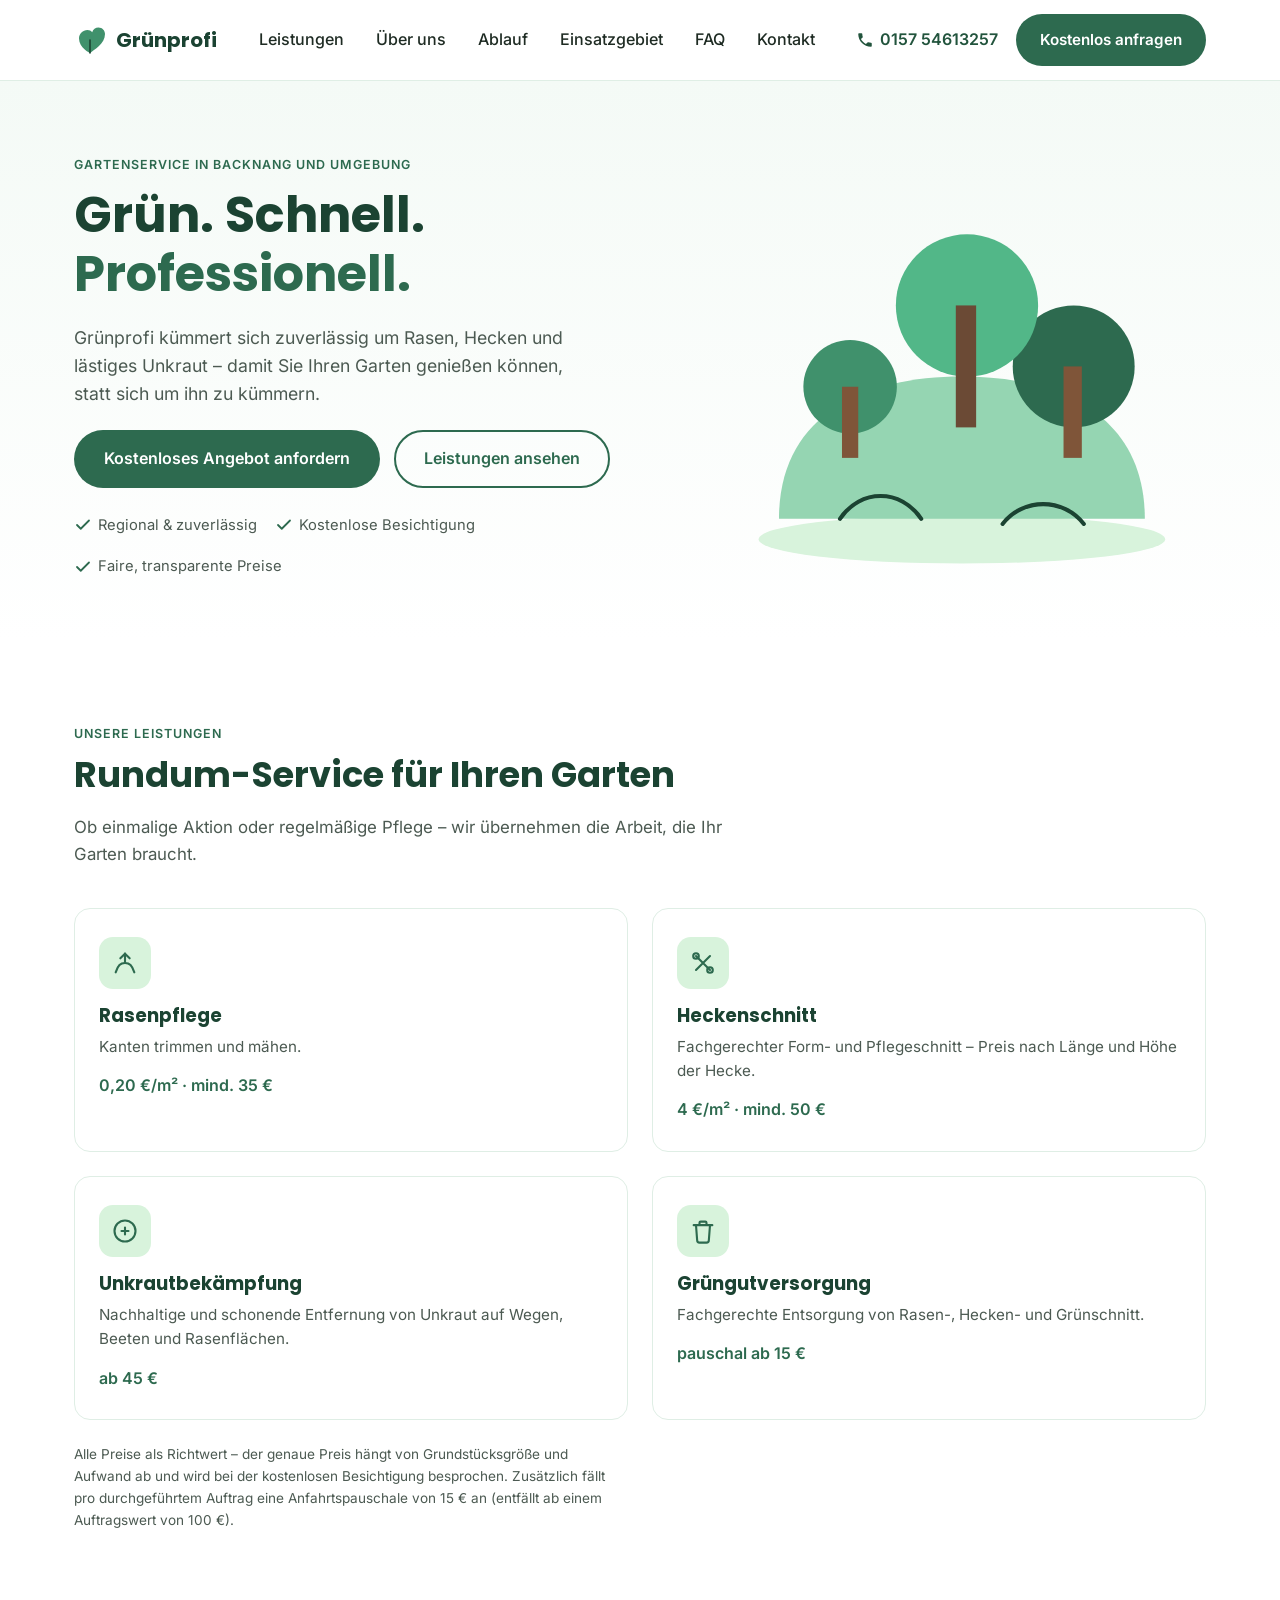
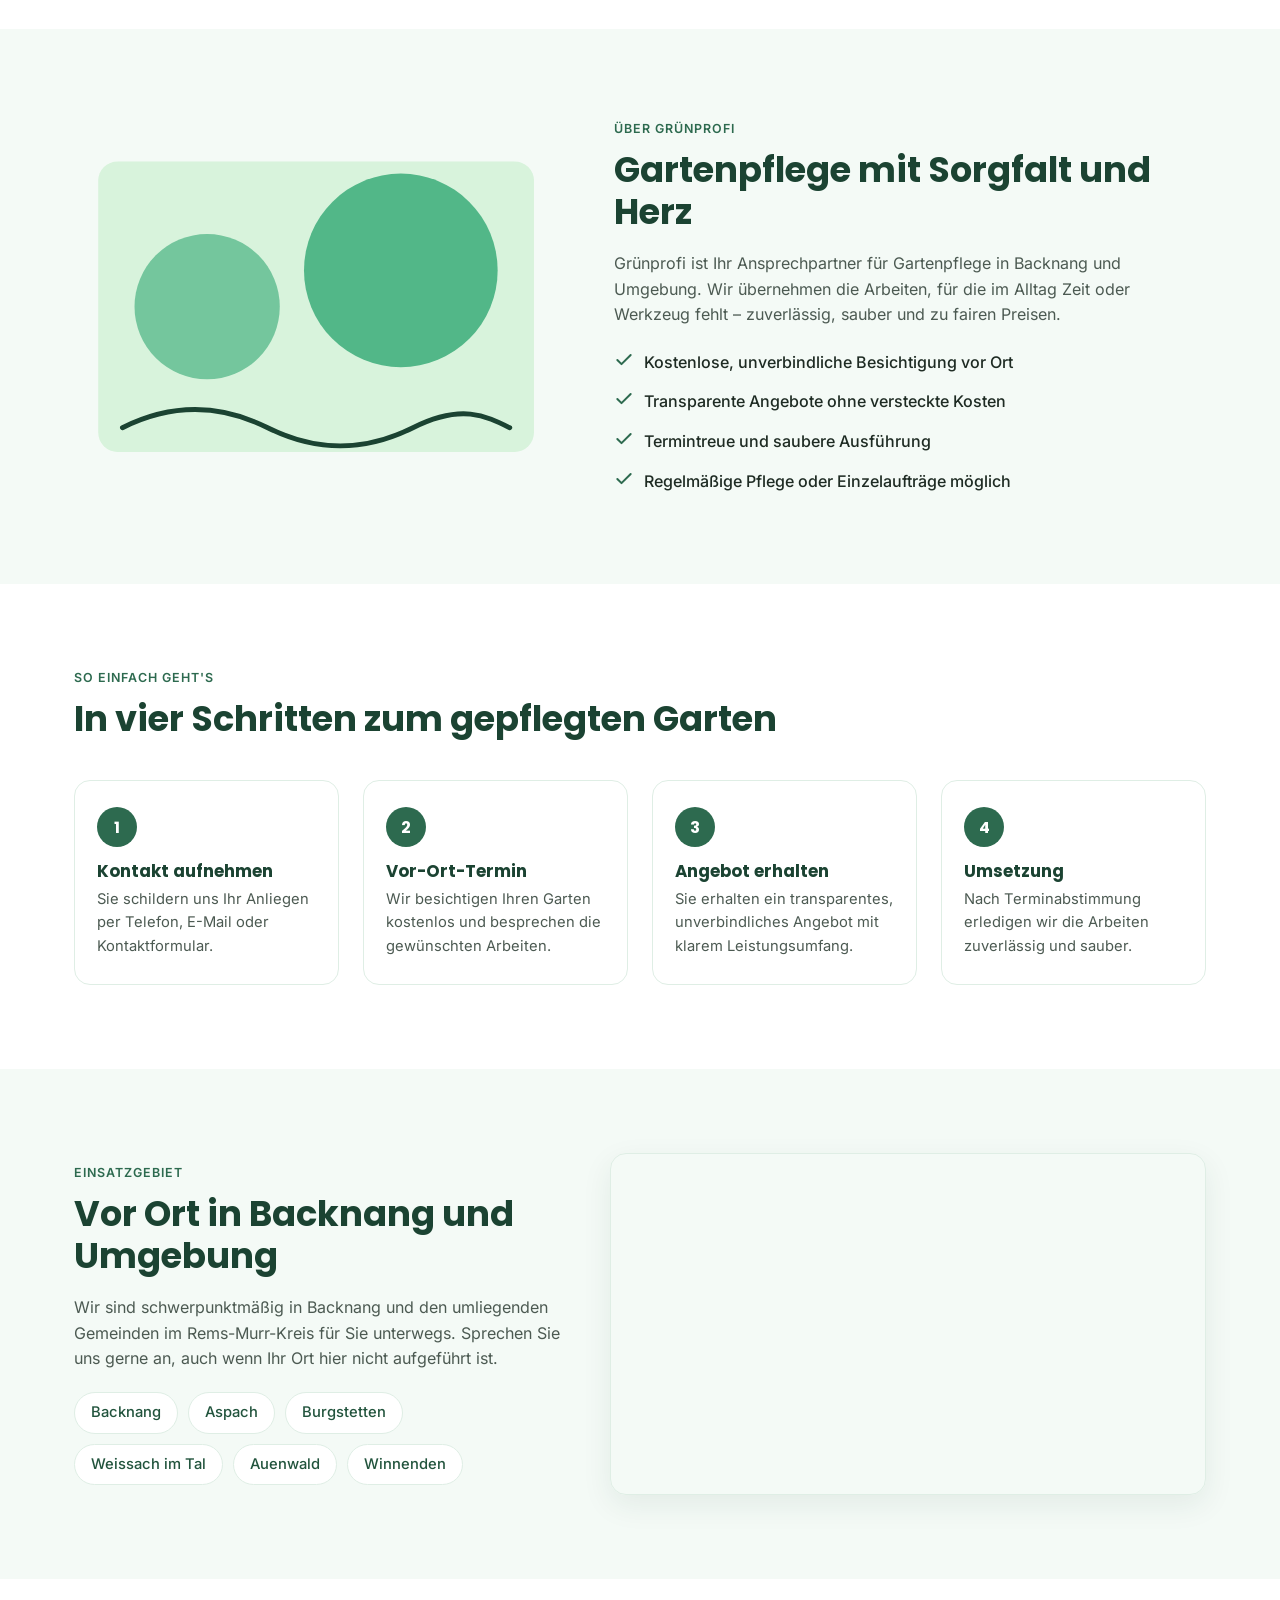
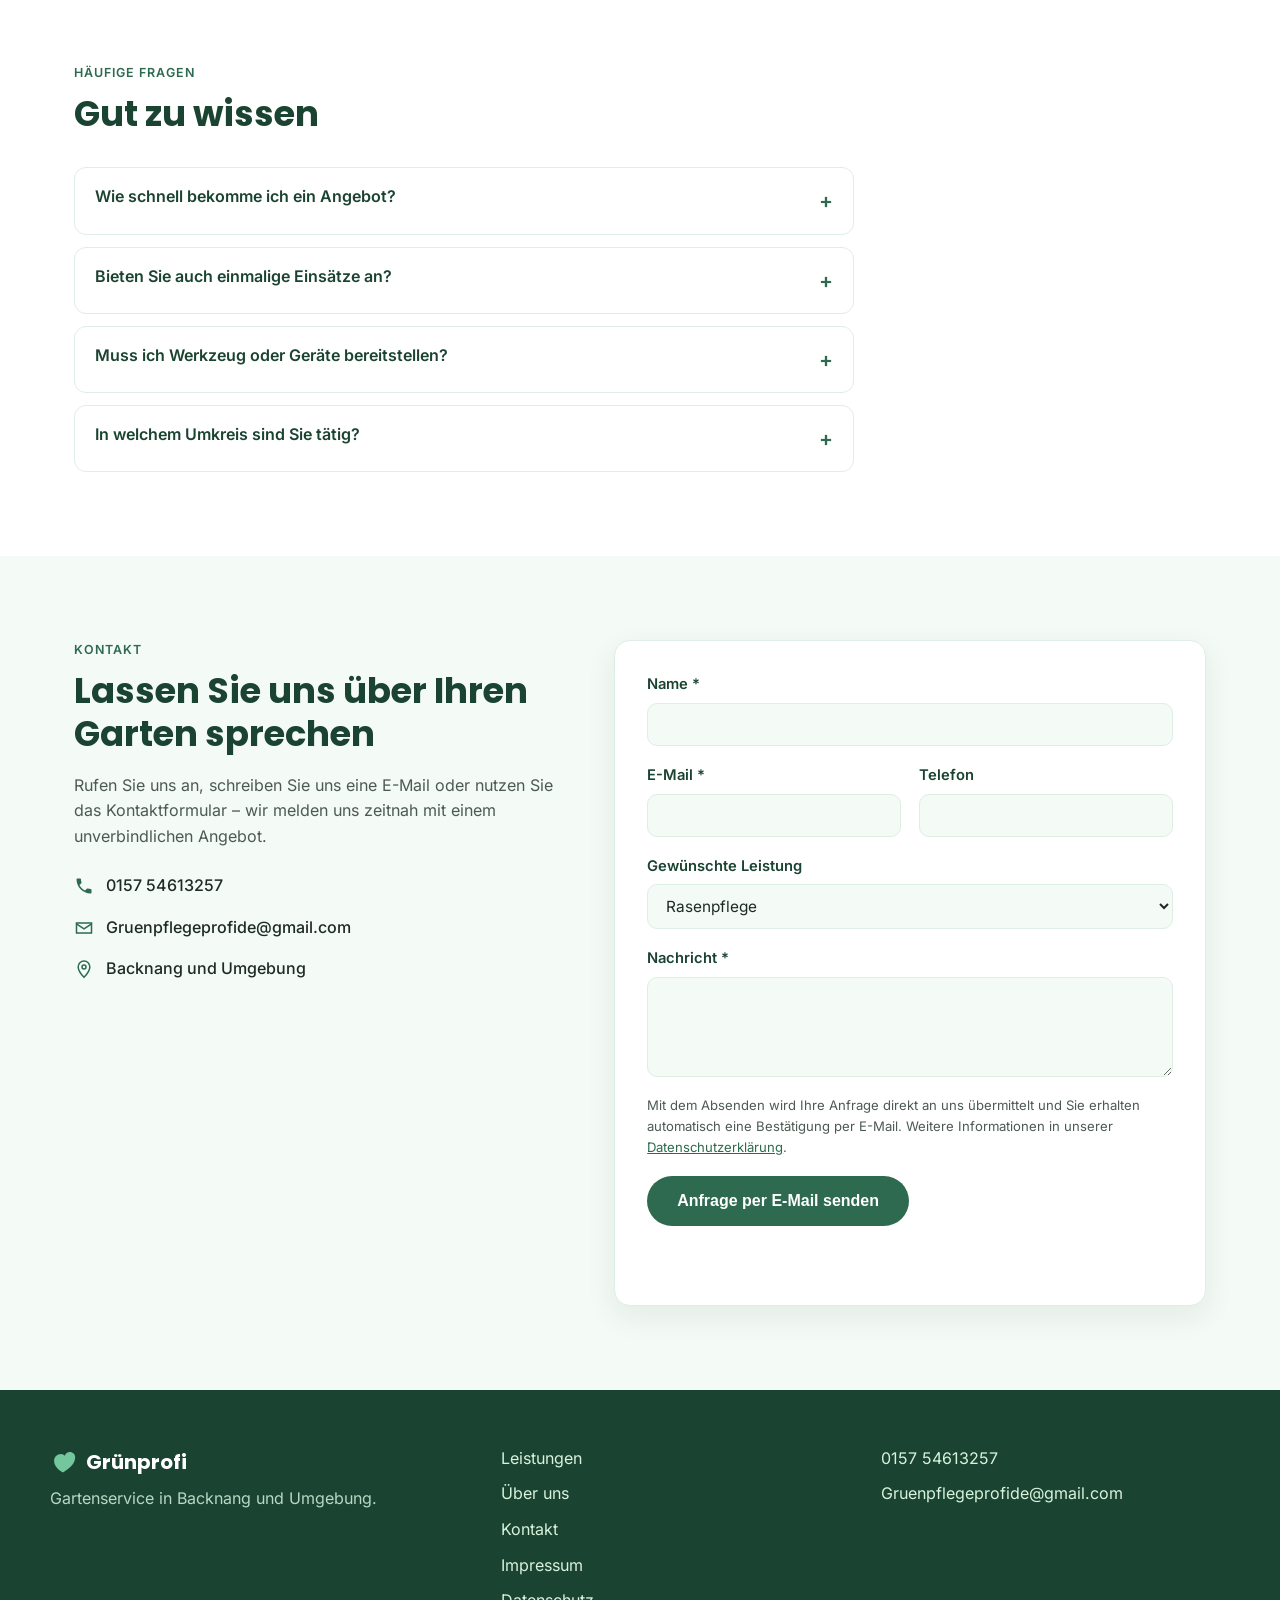
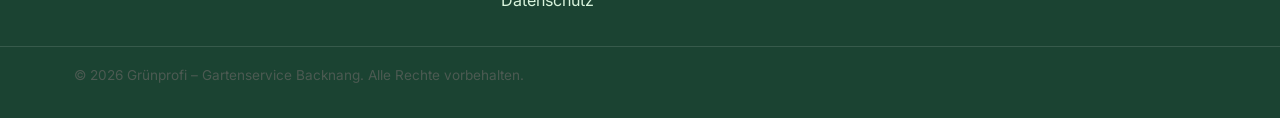
<file: index.html>
<!DOCTYPE html>
<html lang="de">
<head>
<meta charset="UTF-8">
<meta name="viewport" content="width=device-width, initial-scale=1.0">
<title>Grünprofi – Gartenservice in Backnang und Umgebung</title>
<meta name="description" content="Grünprofi ist Ihr zuverlässiger Gartenservice in Backnang und Umgebung: Rasenpflege, Heckenschnitt, Unkrautbekämpfung und Grüngutversorgung – kostenlose Angebote.">
<meta name="keywords" content="Gartenservice Backnang, Gartenpflege, Rasenpflege, Heckenschnitt, Unkrautbekämpfung, Grüngutversorgung, Grünprofi">
<meta name="author" content="Grünprofi">
<meta name="robots" content="index, follow">
<link rel="canonical" href="https://gruenprofi-backnang.de/">

<!-- Open Graph -->
<meta property="og:type" content="website">
<meta property="og:title" content="Grünprofi – Gartenservice in Backnang und Umgebung">
<meta property="og:description" content="Rasenpflege, Heckenschnitt, Unkrautbekämpfung und Grüngutversorgung – zuverlässig, regional, zu fairen Preisen.">
<meta property="og:url" content="https://gruenprofi-backnang.de/">
<meta property="og:locale" content="de_DE">
<meta property="og:site_name" content="Grünprofi">
<meta property="og:image" content="https://gruenprofi-backnang.de/assets/og-image.png">

<link rel="icon" type="image/svg+xml" href="assets/favicon.svg">
<link rel="stylesheet" href="css/fonts.css">
<link rel="stylesheet" href="css/style.css">

<script type="application/ld+json">
{
  "@context": "https://schema.org",
  "@type": "LandscapingBusiness",
  "name": "Grünprofi",
  "description": "Gartenservice in Backnang und Umgebung: Rasenpflege, Heckenschnitt, Unkrautbekämpfung und Grüngutversorgung.",
  "url": "https://gruenprofi-backnang.de/",
  "telephone": "+49 157 5461 3257",
  "email": "Gruenpflegeprofide@gmail.com",
  "areaServed": {
    "@type": "City",
    "name": "Backnang"
  },
  "address": {
    "@type": "PostalAddress",
    "addressLocality": "Backnang",
    "addressRegion": "Baden-Württemberg",
    "addressCountry": "DE"
  },
  "priceRange": "€€"
}
</script>
</head>
<body>

<a class="skip-link" href="#main">Zum Inhalt springen</a>

<header class="site-header" id="site-header">
  <div class="container header-inner">
    <a href="#top" class="logo">
      <svg class="logo-icon" width="32" height="32" viewBox="0 0 32 32" fill="none" aria-hidden="true">
        <path d="M16 29C16 29 5 24 5 14.5C5 9.8 8.8 6 13.5 6C15.4 6 17.1 6.9 18.2 8.3C19 5.6 21.5 3.6 24.5 3.6C28.1 3.6 31 6.5 31 10.1C31 20 20 26 16 29Z" fill="#40916c"/>
        <path d="M16 29V16" stroke="#1b4332" stroke-width="1.6" stroke-linecap="round"/>
      </svg>
      <span>Grünprofi</span>
    </a>

    <nav class="main-nav" id="main-nav" aria-label="Hauptnavigation">
      <a href="#leistungen">Leistungen</a>
      <a href="#ueber-uns">Über uns</a>
      <a href="#ablauf">Ablauf</a>
      <a href="#einsatzgebiet">Einsatzgebiet</a>
      <a href="#faq">FAQ</a>
      <a href="#kontakt">Kontakt</a>
    </nav>

    <div class="header-actions">
      <a href="tel:+4915754613257" class="header-phone">
        <svg width="18" height="18" viewBox="0 0 24 24" fill="none" aria-hidden="true"><path d="M6.6 10.8c1.4 2.8 3.8 5.1 6.6 6.6l2.2-2.2c.3-.3.7-.4 1-.2 1.1.4 2.3.6 3.6.6.6 0 1 .4 1 1V20c0 .6-.4 1-1 1C10.6 21 3 13.4 3 4c0-.6.4-1 1-1h3.4c.6 0 1 .4 1 1 0 1.3.2 2.5.6 3.6.1.4 0 .8-.2 1L6.6 10.8z" fill="currentColor"/></svg>
        0157 54613257
      </a>
      <a href="#kontakt" class="btn btn-primary">Kostenlos anfragen</a>
    </div>

    <button class="nav-toggle" id="nav-toggle" aria-label="Menü öffnen" aria-expanded="false" aria-controls="main-nav">
      <span></span><span></span><span></span>
    </button>
  </div>
</header>

<main id="main">

  <!-- HERO -->
  <section class="hero" id="top">
    <div class="container hero-inner">
      <div class="hero-text">
        <p class="eyebrow">Gartenservice in Backnang und Umgebung</p>
        <h1>Grün. Schnell. <span>Professionell.</span></h1>
        <p class="hero-lead">Grünprofi kümmert sich zuverlässig um Rasen, Hecken und lästiges Unkraut – damit Sie Ihren Garten genießen können, statt sich um ihn zu kümmern.</p>
        <div class="hero-cta">
          <a href="#kontakt" class="btn btn-primary btn-lg">Kostenloses Angebot anfordern</a>
          <a href="#leistungen" class="btn btn-outline btn-lg">Leistungen ansehen</a>
        </div>
        <ul class="trust-badges">
          <li><svg width="18" height="18" viewBox="0 0 24 24" fill="none"><path d="M20 6 9 17l-5-5" stroke="#2d6a4f" stroke-width="2.4" stroke-linecap="round" stroke-linejoin="round"/></svg> Regional &amp; zuverlässig</li>
          <li><svg width="18" height="18" viewBox="0 0 24 24" fill="none"><path d="M20 6 9 17l-5-5" stroke="#2d6a4f" stroke-width="2.4" stroke-linecap="round" stroke-linejoin="round"/></svg> Kostenlose Besichtigung</li>
          <li><svg width="18" height="18" viewBox="0 0 24 24" fill="none"><path d="M20 6 9 17l-5-5" stroke="#2d6a4f" stroke-width="2.4" stroke-linecap="round" stroke-linejoin="round"/></svg> Faire, transparente Preise</li>
        </ul>
      </div>
      <div class="hero-visual" aria-hidden="true">
        <svg viewBox="0 0 480 420" width="100%" height="100%">
          <ellipse cx="240" cy="380" rx="200" ry="24" fill="#d8f3dc"/>
          <path d="M60 360 C 60 260, 140 220, 240 220 C 340 220, 420 260, 420 360 Z" fill="#95d5b2"/>
          <circle cx="130" cy="230" r="46" fill="#40916c"/>
          <rect x="122" y="230" width="16" height="70" fill="#7f5539"/>
          <circle cx="350" cy="210" r="60" fill="#2d6a4f"/>
          <rect x="340" y="210" width="18" height="90" fill="#7f5539"/>
          <circle cx="245" cy="150" r="70" fill="#52b788"/>
          <rect x="234" y="150" width="20" height="120" fill="#6b4a35"/>
          <path d="M120 360c20-30 60-30 80 0" stroke="#1b4332" stroke-width="4" fill="none" stroke-linecap="round"/>
          <path d="M280 365c20-26 60-26 80 0" stroke="#1b4332" stroke-width="4" fill="none" stroke-linecap="round"/>
        </svg>
      </div>
    </div>
  </section>

  <!-- LEISTUNGEN -->
  <section class="section" id="leistungen">
    <div class="container">
      <p class="section-eyebrow">Unsere Leistungen</p>
      <h2 class="section-title">Rundum-Service für Ihren Garten</h2>
      <p class="section-lead">Ob einmalige Aktion oder regelmäßige Pflege – wir übernehmen die Arbeit, die Ihr Garten braucht.</p>

      <div class="services-grid">
        <article class="service-card">
          <div class="service-icon">
            <svg width="28" height="28" viewBox="0 0 24 24" fill="none"><path d="M4 20c2-6 4-8 8-8s6 2 8 8" stroke="#2d6a4f" stroke-width="1.8" stroke-linecap="round"/><path d="M12 12V4" stroke="#2d6a4f" stroke-width="1.8" stroke-linecap="round"/><path d="M8 8l4-4 4 4" stroke="#2d6a4f" stroke-width="1.8" stroke-linecap="round" stroke-linejoin="round"/></svg>
          </div>
          <h3>Rasenpflege</h3>
          <p>Kanten trimmen und mähen.</p>
          <p class="service-price">0,20 €/m² · mind. 35 €</p>
        </article>

        <article class="service-card">
          <div class="service-icon">
            <svg width="28" height="28" viewBox="0 0 24 24" fill="none"><path d="M6 6l12 12M18 6 6 18" stroke="#2d6a4f" stroke-width="1.8" stroke-linecap="round"/><circle cx="6" cy="6" r="2.4" stroke="#2d6a4f" stroke-width="1.8"/><circle cx="18" cy="18" r="2.4" stroke="#2d6a4f" stroke-width="1.8"/></svg>
          </div>
          <h3>Heckenschnitt</h3>
          <p>Fachgerechter Form- und Pflegeschnitt – Preis nach Länge und Höhe der Hecke.</p>
          <p class="service-price">4 €/m² · mind. 50 €</p>
        </article>

        <article class="service-card">
          <div class="service-icon">
            <svg width="28" height="28" viewBox="0 0 24 24" fill="none"><circle cx="12" cy="12" r="9" stroke="#2d6a4f" stroke-width="1.8"/><path d="M9 12h6M12 9v6" stroke="#2d6a4f" stroke-width="1.8" stroke-linecap="round"/></svg>
          </div>
          <h3>Unkrautbekämpfung</h3>
          <p>Nachhaltige und schonende Entfernung von Unkraut auf Wegen, Beeten und Rasenflächen.</p>
          <p class="service-price">ab 45 €</p>
        </article>

        <article class="service-card">
          <div class="service-icon">
            <svg width="28" height="28" viewBox="0 0 24 24" fill="none"><path d="M4 7h16" stroke="#2d6a4f" stroke-width="1.8" stroke-linecap="round"/><path d="M9 7V5a1 1 0 0 1 1-1h4a1 1 0 0 1 1 1v2" stroke="#2d6a4f" stroke-width="1.8"/><path d="M6 7l1 13a2 2 0 0 0 2 2h6a2 2 0 0 0 2-2l1-13" stroke="#2d6a4f" stroke-width="1.8" stroke-linecap="round" stroke-linejoin="round"/></svg>
          </div>
          <h3>Grüngutversorgung</h3>
          <p>Fachgerechte Entsorgung von Rasen-, Hecken- und Grünschnitt.</p>
          <p class="service-price">pauschal ab 15 €</p>
        </article>
      </div>
      <p class="services-note">Alle Preise als Richtwert – der genaue Preis hängt von Grundstücksgröße und Aufwand ab und wird bei der kostenlosen Besichtigung besprochen. Zusätzlich fällt pro durchgeführtem Auftrag eine Anfahrtspauschale von 15 € an (entfällt ab einem Auftragswert von 100 €).</p>
    </div>
  </section>

  <!-- ÜBER UNS -->
  <section class="section section-alt" id="ueber-uns">
    <div class="container about-grid">
      <div class="about-visual" aria-hidden="true">
        <svg viewBox="0 0 400 320" width="100%" height="100%">
          <rect x="20" y="40" width="360" height="240" rx="16" fill="#d8f3dc"/>
          <circle cx="110" cy="160" r="60" fill="#74c69d"/>
          <circle cx="270" cy="130" r="80" fill="#52b788"/>
          <path d="M40 260c40-20 80-20 120 0s80 20 120 0 60-10 80 0" stroke="#1b4332" stroke-width="4" fill="none" stroke-linecap="round"/>
        </svg>
      </div>
      <div class="about-text">
        <p class="section-eyebrow">Über Grünprofi</p>
        <h2 class="section-title">Gartenpflege mit Sorgfalt und Herz</h2>
        <p>Grünprofi ist Ihr Ansprechpartner für Gartenpflege in Backnang und Umgebung. Wir übernehmen die Arbeiten, für die im Alltag Zeit oder Werkzeug fehlt – zuverlässig, sauber und zu fairen Preisen.</p>
        <ul class="check-list">
          <li><svg width="20" height="20" viewBox="0 0 24 24" fill="none"><path d="M20 6 9 17l-5-5" stroke="#2d6a4f" stroke-width="2.4" stroke-linecap="round" stroke-linejoin="round"/></svg> Kostenlose, unverbindliche Besichtigung vor Ort</li>
          <li><svg width="20" height="20" viewBox="0 0 24 24" fill="none"><path d="M20 6 9 17l-5-5" stroke="#2d6a4f" stroke-width="2.4" stroke-linecap="round" stroke-linejoin="round"/></svg> Transparente Angebote ohne versteckte Kosten</li>
          <li><svg width="20" height="20" viewBox="0 0 24 24" fill="none"><path d="M20 6 9 17l-5-5" stroke="#2d6a4f" stroke-width="2.4" stroke-linecap="round" stroke-linejoin="round"/></svg> Termintreue und saubere Ausführung</li>
          <li><svg width="20" height="20" viewBox="0 0 24 24" fill="none"><path d="M20 6 9 17l-5-5" stroke="#2d6a4f" stroke-width="2.4" stroke-linecap="round" stroke-linejoin="round"/></svg> Regelmäßige Pflege oder Einzelaufträge möglich</li>
        </ul>
      </div>
    </div>
  </section>

  <!-- ABLAUF -->
  <section class="section" id="ablauf">
    <div class="container">
      <p class="section-eyebrow">So einfach geht's</p>
      <h2 class="section-title">In vier Schritten zum gepflegten Garten</h2>

      <div class="steps-grid">
        <div class="step-card">
          <span class="step-number">1</span>
          <h3>Kontakt aufnehmen</h3>
          <p>Sie schildern uns Ihr Anliegen per Telefon, E-Mail oder Kontaktformular.</p>
        </div>
        <div class="step-card">
          <span class="step-number">2</span>
          <h3>Vor-Ort-Termin</h3>
          <p>Wir besichtigen Ihren Garten kostenlos und besprechen die gewünschten Arbeiten.</p>
        </div>
        <div class="step-card">
          <span class="step-number">3</span>
          <h3>Angebot erhalten</h3>
          <p>Sie erhalten ein transparentes, unverbindliches Angebot mit klarem Leistungsumfang.</p>
        </div>
        <div class="step-card">
          <span class="step-number">4</span>
          <h3>Umsetzung</h3>
          <p>Nach Terminabstimmung erledigen wir die Arbeiten zuverlässig und sauber.</p>
        </div>
      </div>
    </div>
  </section>

  <!-- EINSATZGEBIET -->
  <section class="section section-alt" id="einsatzgebiet">
    <div class="container einsatzgebiet-grid">
      <div>
        <p class="section-eyebrow">Einsatzgebiet</p>
        <h2 class="section-title">Vor Ort in Backnang und Umgebung</h2>
        <p>Wir sind schwerpunktmäßig in Backnang und den umliegenden Gemeinden im Rems-Murr-Kreis für Sie unterwegs. Sprechen Sie uns gerne an, auch wenn Ihr Ort hier nicht aufgeführt ist.</p>
        <ul class="area-list">
          <li>Backnang</li>
          <li>Aspach</li>
          <li>Burgstetten</li>
          <li>Weissach im Tal</li>
          <li>Auenwald</li>
          <li>Winnenden</li>
        </ul>
      </div>
      <div class="map-wrap">
        <iframe
          title="Karte Einsatzgebiet Backnang"
          src="https://www.openstreetmap.org/export/embed.html?bbox=9.36%2C48.92%2C9.48%2C49.0&layer=mapnik&marker=48.9435%2C9.4256"
          loading="lazy"
          referrerpolicy="no-referrer-when-downgrade">
        </iframe>
      </div>
    </div>
  </section>

  <!-- FAQ -->
  <section class="section" id="faq">
    <div class="container">
      <p class="section-eyebrow">Häufige Fragen</p>
      <h2 class="section-title">Gut zu wissen</h2>

      <div class="faq-list">
        <details class="faq-item">
          <summary>Wie schnell bekomme ich ein Angebot?</summary>
          <p>In der Regel melden wir uns innerhalb von 1–2 Werktagen bei Ihnen und vereinbaren einen Besichtigungstermin.</p>
        </details>
        <details class="faq-item">
          <summary>Bieten Sie auch einmalige Einsätze an?</summary>
          <p>Ja. Neben regelmäßiger Gartenpflege übernehmen wir auch einzelne Aufträge wie einen einmaligen Heckenschnitt oder eine Gartenaufräumaktion.</p>
        </details>
        <details class="faq-item">
          <summary>Muss ich Werkzeug oder Geräte bereitstellen?</summary>
          <p>Nein, wir bringen unser eigenes Werkzeug und Equipment mit.</p>
        </details>
        <details class="faq-item">
          <summary>In welchem Umkreis sind Sie tätig?</summary>
          <p>Unser Schwerpunkt liegt in Backnang und den umliegenden Gemeinden im Rems-Murr-Kreis. Sprechen Sie uns bei Bedarf auch für weitere Entfernungen an.</p>
        </details>
      </div>
    </div>
  </section>

  <!-- KONTAKT -->
  <section class="section section-cta" id="kontakt">
    <div class="container kontakt-grid">
      <div class="kontakt-info">
        <p class="section-eyebrow">Kontakt</p>
        <h2 class="section-title">Lassen Sie uns über Ihren Garten sprechen</h2>
        <p>Rufen Sie uns an, schreiben Sie uns eine E-Mail oder nutzen Sie das Kontaktformular – wir melden uns zeitnah mit einem unverbindlichen Angebot.</p>

        <ul class="kontakt-details">
          <li>
            <svg width="20" height="20" viewBox="0 0 24 24" fill="none"><path d="M6.6 10.8c1.4 2.8 3.8 5.1 6.6 6.6l2.2-2.2c.3-.3.7-.4 1-.2 1.1.4 2.3.6 3.6.6.6 0 1 .4 1 1V20c0 .6-.4 1-1 1C10.6 21 3 13.4 3 4c0-.6.4-1 1-1h3.4c.6 0 1 .4 1 1 0 1.3.2 2.5.6 3.6.1.4 0 .8-.2 1L6.6 10.8z" fill="#2d6a4f"/></svg>
            <a href="tel:+4915754613257">0157 54613257</a>
          </li>
          <li>
            <svg width="20" height="20" viewBox="0 0 24 24" fill="none"><path d="M3 6h18v12H3z" stroke="#2d6a4f" stroke-width="1.8"/><path d="M3 7l9 6 9-6" stroke="#2d6a4f" stroke-width="1.8" stroke-linecap="round" stroke-linejoin="round"/></svg>
            <a href="mailto:Gruenpflegeprofide@gmail.com">Gruenpflegeprofide@gmail.com</a>
          </li>
          <li>
            <svg width="20" height="20" viewBox="0 0 24 24" fill="none"><path d="M12 22s7-7.4 7-12.5A7 7 0 0 0 5 9.5C5 14.6 12 22 12 22Z" stroke="#2d6a4f" stroke-width="1.8"/><circle cx="12" cy="9.5" r="2.4" stroke="#2d6a4f" stroke-width="1.8"/></svg>
            <span>Backnang und Umgebung</span>
          </li>
        </ul>
      </div>

      <form class="kontakt-form" id="kontakt-form" novalidate>
        <div class="form-row">
          <label for="name">Name *</label>
          <input type="text" id="name" name="name" required autocomplete="name">
        </div>
        <div class="form-row form-row-split">
          <div>
            <label for="email">E-Mail *</label>
            <input type="email" id="email" name="email" required autocomplete="email">
          </div>
          <div>
            <label for="phone">Telefon</label>
            <input type="tel" id="phone" name="phone" autocomplete="tel">
          </div>
        </div>
        <div class="form-row">
          <label for="service">Gewünschte Leistung</label>
          <select id="service" name="service">
            <option value="Rasenpflege">Rasenpflege</option>
            <option value="Heckenschnitt">Heckenschnitt</option>
            <option value="Unkrautbekämpfung">Unkrautbekämpfung</option>
            <option value="Grüngutversorgung">Grüngutversorgung</option>
            <option value="Sonstiges">Sonstiges</option>
          </select>
        </div>
        <div class="form-row">
          <label for="message">Nachricht *</label>
          <textarea id="message" name="message" rows="4" required></textarea>
        </div>
        <p class="form-hint">Mit dem Absenden wird Ihre Anfrage direkt an uns übermittelt und Sie erhalten automatisch eine Bestätigung per E-Mail. Weitere Informationen in unserer <a href="datenschutz.html">Datenschutzerklärung</a>.</p>
        <button type="submit" class="btn btn-primary btn-lg">Anfrage per E-Mail senden</button>
        <p class="form-status" id="form-status" role="status" aria-live="polite"></p>
      </form>
    </div>
  </section>

</main>

<footer class="site-footer">
  <div class="container footer-inner">
    <div>
      <a href="#top" class="logo logo-footer">
        <svg width="26" height="26" viewBox="0 0 32 32" fill="none" aria-hidden="true">
          <path d="M16 29C16 29 5 24 5 14.5C5 9.8 8.8 6 13.5 6C15.4 6 17.1 6.9 18.2 8.3C19 5.6 21.5 3.6 24.5 3.6C28.1 3.6 31 6.5 31 10.1C31 20 20 26 16 29Z" fill="#74c69d"/>
        </svg>
        <span>Grünprofi</span>
      </a>
      <p>Gartenservice in Backnang und Umgebung.</p>
    </div>

    <nav class="footer-nav" aria-label="Footer Navigation">
      <a href="#leistungen">Leistungen</a>
      <a href="#ueber-uns">Über uns</a>
      <a href="#kontakt">Kontakt</a>
      <a href="impressum.html">Impressum</a>
      <a href="datenschutz.html">Datenschutz</a>
    </nav>

    <div class="footer-contact">
      <a href="tel:+4915754613257">0157 54613257</a>
      <a href="mailto:Gruenpflegeprofide@gmail.com">Gruenpflegeprofide@gmail.com</a>
    </div>
  </div>
  <div class="footer-bottom">
    <div class="container">
      <p>&copy; <span id="year"></span> Grünprofi – Gartenservice Backnang. Alle Rechte vorbehalten.</p>
    </div>
  </div>
</footer>

<script src="js/script.js"></script>
</body>
</html>
</file>
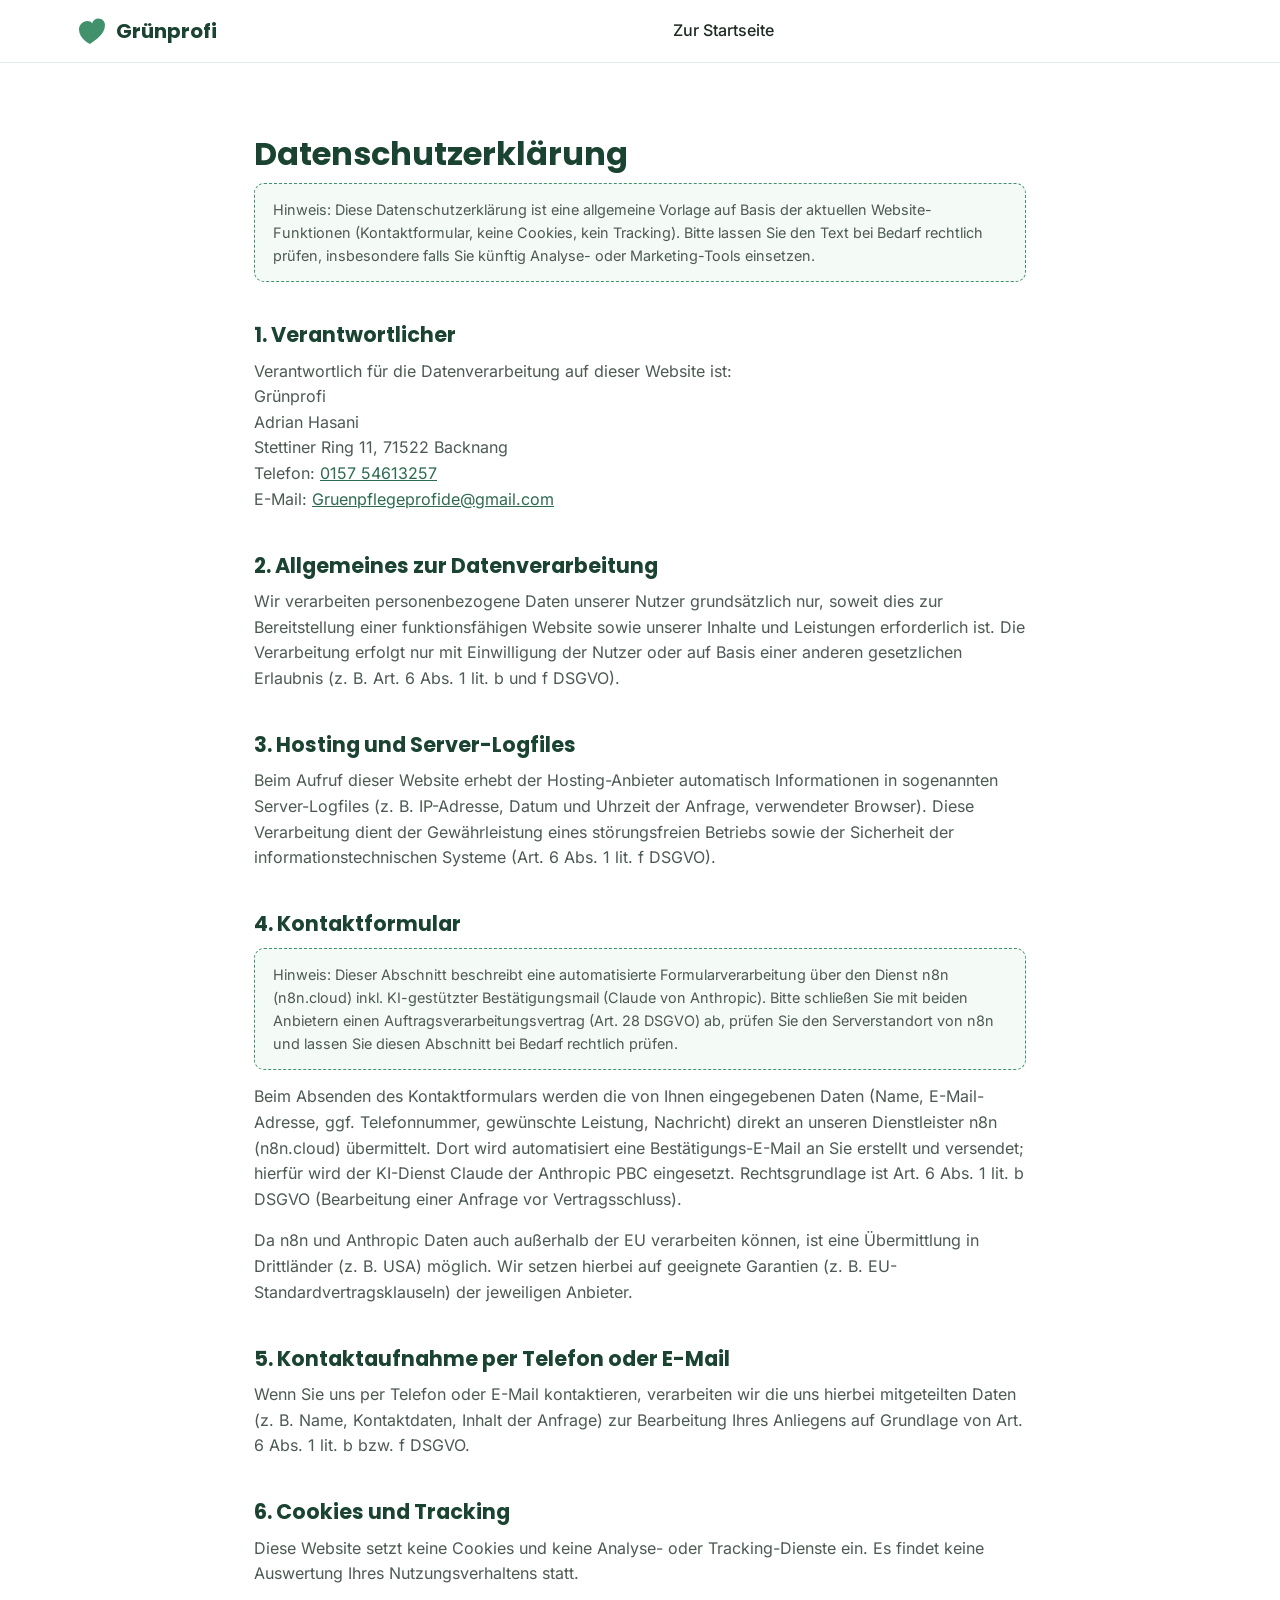
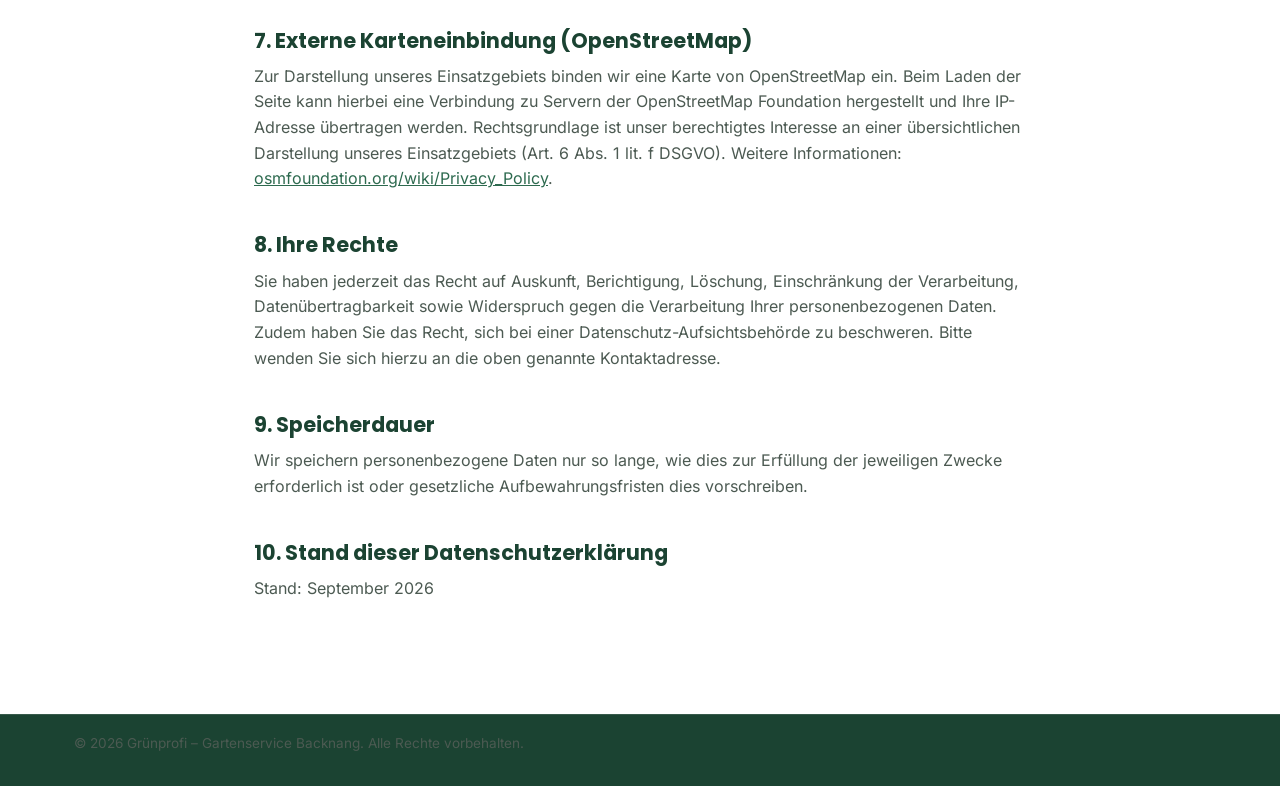
<file: datenschutz.html>
<!DOCTYPE html>
<html lang="de">
<head>
<meta charset="UTF-8">
<meta name="viewport" content="width=device-width, initial-scale=1.0">
<title>Datenschutzerklärung – Grünprofi</title>
<meta name="robots" content="noindex, follow">
<link rel="canonical" href="https://gruenprofi-backnang.de/datenschutz.html">
<link rel="icon" type="image/svg+xml" href="assets/favicon.svg">
<link rel="stylesheet" href="css/fonts.css">
<link rel="stylesheet" href="css/style.css">
</head>
<body>

<header class="site-header">
  <div class="container header-inner">
    <a href="index.html" class="logo">
      <svg class="logo-icon" width="32" height="32" viewBox="0 0 32 32" fill="none" aria-hidden="true">
        <path d="M16 29C16 29 5 24 5 14.5C5 9.8 8.8 6 13.5 6C15.4 6 17.1 6.9 18.2 8.3C19 5.6 21.5 3.6 24.5 3.6C28.1 3.6 31 6.5 31 10.1C31 20 20 26 16 29Z" fill="#40916c"/>
      </svg>
      <span>Grünprofi</span>
    </a>
    <nav class="main-nav">
      <a href="index.html">Zur Startseite</a>
    </nav>
  </div>
</header>

<main class="legal-page">
  <h1>Datenschutzerklärung</h1>

  <p class="legal-note">
    Hinweis: Diese Datenschutzerklärung ist eine allgemeine Vorlage auf Basis der aktuellen Website-Funktionen
    (Kontaktformular, keine Cookies, kein Tracking). Bitte lassen Sie den Text bei Bedarf rechtlich prüfen,
    insbesondere falls Sie künftig Analyse- oder Marketing-Tools einsetzen.
  </p>

  <h2>1. Verantwortlicher</h2>
  <p>
    Verantwortlich für die Datenverarbeitung auf dieser Website ist:<br>
    Grünprofi<br>
    Adrian Hasani<br>
    Stettiner Ring 11, 71522 Backnang<br>
    Telefon: <a href="tel:+4915754613257">0157 54613257</a><br>
    E-Mail: <a href="mailto:Gruenpflegeprofide@gmail.com">Gruenpflegeprofide@gmail.com</a>
  </p>

  <h2>2. Allgemeines zur Datenverarbeitung</h2>
  <p>
    Wir verarbeiten personenbezogene Daten unserer Nutzer grundsätzlich nur, soweit dies zur Bereitstellung
    einer funktionsfähigen Website sowie unserer Inhalte und Leistungen erforderlich ist. Die Verarbeitung
    erfolgt nur mit Einwilligung der Nutzer oder auf Basis einer anderen gesetzlichen Erlaubnis (z.&nbsp;B.
    Art. 6 Abs. 1 lit. b und f DSGVO).
  </p>

  <h2>3. Hosting und Server-Logfiles</h2>
  <p>
    Beim Aufruf dieser Website erhebt der Hosting-Anbieter automatisch Informationen in sogenannten
    Server-Logfiles (z.&nbsp;B. IP-Adresse, Datum und Uhrzeit der Anfrage, verwendeter Browser). Diese
    Verarbeitung dient der Gewährleistung eines störungsfreien Betriebs sowie der Sicherheit der
    informationstechnischen Systeme (Art. 6 Abs. 1 lit. f DSGVO).
  </p>

  <h2>4. Kontaktformular</h2>
  <p class="legal-note">
    Hinweis: Dieser Abschnitt beschreibt eine automatisierte Formularverarbeitung über den Dienst n8n
    (n8n.cloud) inkl. KI-gestützter Bestätigungsmail (Claude von Anthropic). Bitte schließen Sie mit
    beiden Anbietern einen Auftragsverarbeitungsvertrag (Art. 28 DSGVO) ab, prüfen Sie den Serverstandort
    von n8n und lassen Sie diesen Abschnitt bei Bedarf rechtlich prüfen.
  </p>
  <p>
    Beim Absenden des Kontaktformulars werden die von Ihnen eingegebenen Daten (Name, E-Mail-Adresse,
    ggf. Telefonnummer, gewünschte Leistung, Nachricht) direkt an unseren Dienstleister n8n (n8n.cloud)
    übermittelt. Dort wird automatisiert eine Bestätigungs-E-Mail an Sie erstellt und versendet; hierfür
    wird der KI-Dienst Claude der Anthropic PBC eingesetzt. Rechtsgrundlage ist Art. 6 Abs. 1 lit. b DSGVO
    (Bearbeitung einer Anfrage vor Vertragsschluss).
  </p>
  <p>
    Da n8n und Anthropic Daten auch außerhalb der EU verarbeiten können, ist eine Übermittlung in
    Drittländer (z.&nbsp;B. USA) möglich. Wir setzen hierbei auf geeignete Garantien (z.&nbsp;B.
    EU-Standardvertragsklauseln) der jeweiligen Anbieter.
  </p>

  <h2>5. Kontaktaufnahme per Telefon oder E-Mail</h2>
  <p>
    Wenn Sie uns per Telefon oder E-Mail kontaktieren, verarbeiten wir die uns hierbei mitgeteilten Daten
    (z.&nbsp;B. Name, Kontaktdaten, Inhalt der Anfrage) zur Bearbeitung Ihres Anliegens auf Grundlage von
    Art. 6 Abs. 1 lit. b bzw. f DSGVO.
  </p>

  <h2>6. Cookies und Tracking</h2>
  <p>
    Diese Website setzt keine Cookies und keine Analyse- oder Tracking-Dienste ein. Es findet keine
    Auswertung Ihres Nutzungsverhaltens statt.
  </p>

  <h2>7. Externe Karteneinbindung (OpenStreetMap)</h2>
  <p>
    Zur Darstellung unseres Einsatzgebiets binden wir eine Karte von OpenStreetMap ein. Beim Laden der Seite
    kann hierbei eine Verbindung zu Servern der OpenStreetMap Foundation hergestellt und Ihre IP-Adresse
    übertragen werden. Rechtsgrundlage ist unser berechtigtes Interesse an einer übersichtlichen Darstellung
    unseres Einsatzgebiets (Art. 6 Abs. 1 lit. f DSGVO). Weitere Informationen:
    <a href="https://wiki.osmfoundation.org/wiki/Privacy_Policy" target="_blank" rel="noopener">osmfoundation.org/wiki/Privacy_Policy</a>.
  </p>

  <h2>8. Ihre Rechte</h2>
  <p>
    Sie haben jederzeit das Recht auf Auskunft, Berichtigung, Löschung, Einschränkung der Verarbeitung,
    Datenübertragbarkeit sowie Widerspruch gegen die Verarbeitung Ihrer personenbezogenen Daten. Zudem
    haben Sie das Recht, sich bei einer Datenschutz-Aufsichtsbehörde zu beschweren. Bitte wenden Sie sich
    hierzu an die oben genannte Kontaktadresse.
  </p>

  <h2>9. Speicherdauer</h2>
  <p>
    Wir speichern personenbezogene Daten nur so lange, wie dies zur Erfüllung der jeweiligen Zwecke
    erforderlich ist oder gesetzliche Aufbewahrungsfristen dies vorschreiben.
  </p>

  <h2>10. Stand dieser Datenschutzerklärung</h2>
  <p>Stand: September 2026</p>
</main>

<footer class="site-footer">
  <div class="footer-bottom">
    <div class="container">
      <p>&copy; <span id="year"></span> Grünprofi – Gartenservice Backnang. Alle Rechte vorbehalten.</p>
    </div>
  </div>
</footer>

<script>document.getElementById('year').textContent = new Date().getFullYear();</script>
</body>
</html>
</file>
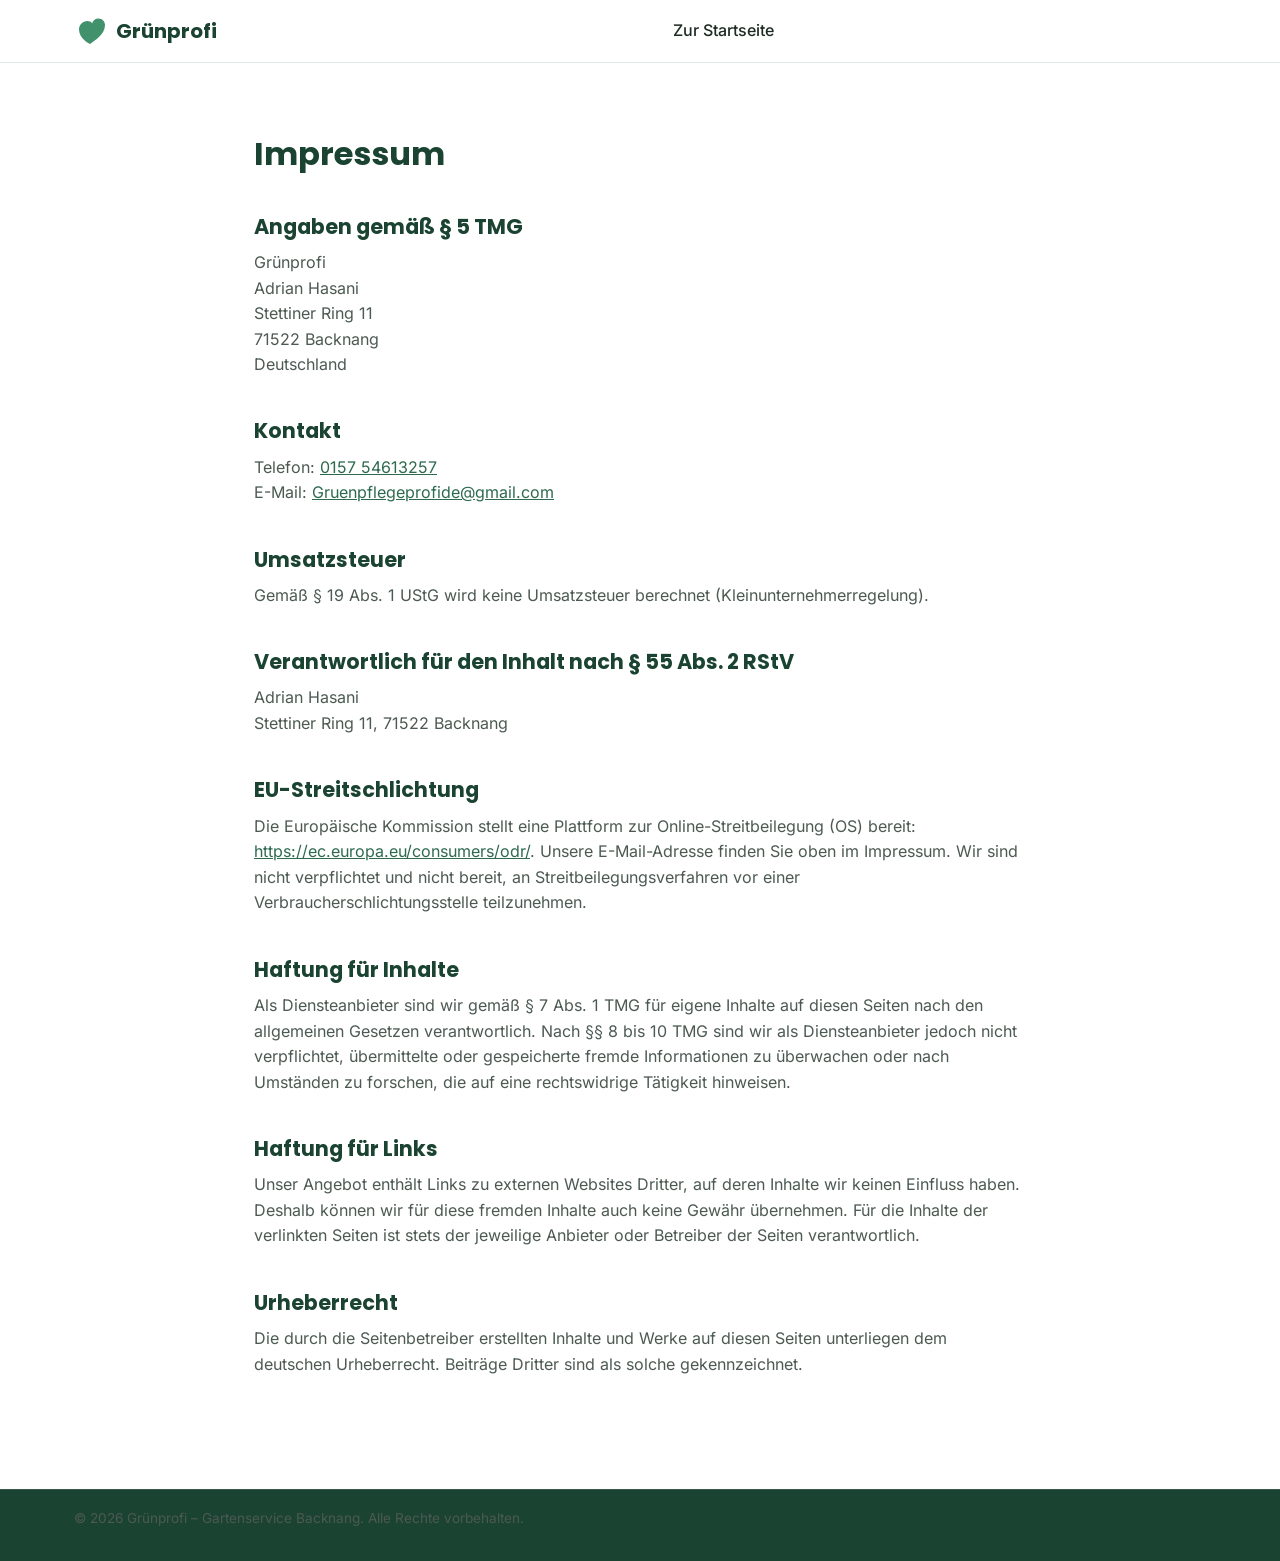
<file: impressum.html>
<!DOCTYPE html>
<html lang="de">
<head>
<meta charset="UTF-8">
<meta name="viewport" content="width=device-width, initial-scale=1.0">
<title>Impressum – Grünprofi</title>
<meta name="robots" content="noindex, follow">
<link rel="canonical" href="https://gruenprofi-backnang.de/impressum.html">
<link rel="icon" type="image/svg+xml" href="assets/favicon.svg">
<link rel="stylesheet" href="css/fonts.css">
<link rel="stylesheet" href="css/style.css">
</head>
<body>

<header class="site-header">
  <div class="container header-inner">
    <a href="index.html" class="logo">
      <svg class="logo-icon" width="32" height="32" viewBox="0 0 32 32" fill="none" aria-hidden="true">
        <path d="M16 29C16 29 5 24 5 14.5C5 9.8 8.8 6 13.5 6C15.4 6 17.1 6.9 18.2 8.3C19 5.6 21.5 3.6 24.5 3.6C28.1 3.6 31 6.5 31 10.1C31 20 20 26 16 29Z" fill="#40916c"/>
      </svg>
      <span>Grünprofi</span>
    </a>
    <nav class="main-nav">
      <a href="index.html">Zur Startseite</a>
    </nav>
  </div>
</header>

<main class="legal-page">
  <h1>Impressum</h1>

  <h2>Angaben gemäß § 5 TMG</h2>
  <p>
    Grünprofi<br>
    Adrian Hasani<br>
    Stettiner Ring 11<br>
    71522 Backnang<br>
    Deutschland
  </p>

  <h2>Kontakt</h2>
  <p>
    Telefon: <a href="tel:+4915754613257">0157 54613257</a><br>
    E-Mail: <a href="mailto:Gruenpflegeprofide@gmail.com">Gruenpflegeprofide@gmail.com</a>
  </p>

  <h2>Umsatzsteuer</h2>
  <p>
    Gemäß § 19 Abs. 1 UStG wird keine Umsatzsteuer berechnet (Kleinunternehmerregelung).
  </p>

  <h2>Verantwortlich für den Inhalt nach § 55 Abs. 2 RStV</h2>
  <p>
    Adrian Hasani<br>
    Stettiner Ring 11, 71522 Backnang
  </p>

  <h2>EU-Streitschlichtung</h2>
  <p>
    Die Europäische Kommission stellt eine Plattform zur Online-Streitbeilegung (OS) bereit:
    <a href="https://ec.europa.eu/consumers/odr/" target="_blank" rel="noopener">https://ec.europa.eu/consumers/odr/</a>.
    Unsere E-Mail-Adresse finden Sie oben im Impressum. Wir sind nicht verpflichtet und nicht bereit,
    an Streitbeilegungsverfahren vor einer Verbraucherschlichtungsstelle teilzunehmen.
  </p>

  <h2>Haftung für Inhalte</h2>
  <p>
    Als Diensteanbieter sind wir gemäß § 7 Abs. 1 TMG für eigene Inhalte auf diesen Seiten nach den allgemeinen
    Gesetzen verantwortlich. Nach §§ 8 bis 10 TMG sind wir als Diensteanbieter jedoch nicht verpflichtet,
    übermittelte oder gespeicherte fremde Informationen zu überwachen oder nach Umständen zu forschen,
    die auf eine rechtswidrige Tätigkeit hinweisen.
  </p>

  <h2>Haftung für Links</h2>
  <p>
    Unser Angebot enthält Links zu externen Websites Dritter, auf deren Inhalte wir keinen Einfluss haben.
    Deshalb können wir für diese fremden Inhalte auch keine Gewähr übernehmen. Für die Inhalte der verlinkten
    Seiten ist stets der jeweilige Anbieter oder Betreiber der Seiten verantwortlich.
  </p>

  <h2>Urheberrecht</h2>
  <p>
    Die durch die Seitenbetreiber erstellten Inhalte und Werke auf diesen Seiten unterliegen dem deutschen
    Urheberrecht. Beiträge Dritter sind als solche gekennzeichnet.
  </p>
</main>

<footer class="site-footer">
  <div class="footer-bottom">
    <div class="container">
      <p>&copy; <span id="year"></span> Grünprofi – Gartenservice Backnang. Alle Rechte vorbehalten.</p>
    </div>
  </div>
</footer>

<script>document.getElementById('year').textContent = new Date().getFullYear();</script>
</body>
</html>
</file>
<file: css/fonts.css>
/* Self-hosted subset (Latin) of Poppins and Inter — no requests to Google's servers */

@font-face {
  font-family: 'Inter';
  font-style: normal;
  font-weight: 400;
  font-display: swap;
  src: url('../assets/fonts/inter-400.woff2') format('woff2');
  unicode-range: U+0000-00FF, U+0131, U+0152-0153, U+02BB-02BC, U+02C6, U+02DA, U+02DC, U+0304, U+0308, U+0329, U+2000-206F, U+20AC, U+2122, U+2191, U+2193, U+2212, U+2215, U+FEFF, U+FFFD;
}

@font-face {
  font-family: 'Inter';
  font-style: normal;
  font-weight: 500;
  font-display: swap;
  src: url('../assets/fonts/inter-500.woff2') format('woff2');
  unicode-range: U+0000-00FF, U+0131, U+0152-0153, U+02BB-02BC, U+02C6, U+02DA, U+02DC, U+0304, U+0308, U+0329, U+2000-206F, U+20AC, U+2122, U+2191, U+2193, U+2212, U+2215, U+FEFF, U+FFFD;
}

@font-face {
  font-family: 'Inter';
  font-style: normal;
  font-weight: 600;
  font-display: swap;
  src: url('../assets/fonts/inter-600.woff2') format('woff2');
  unicode-range: U+0000-00FF, U+0131, U+0152-0153, U+02BB-02BC, U+02C6, U+02DA, U+02DC, U+0304, U+0308, U+0329, U+2000-206F, U+20AC, U+2122, U+2191, U+2193, U+2212, U+2215, U+FEFF, U+FFFD;
}

@font-face {
  font-family: 'Poppins';
  font-style: normal;
  font-weight: 600;
  font-display: swap;
  src: url('../assets/fonts/poppins-600.woff2') format('woff2');
  unicode-range: U+0000-00FF, U+0131, U+0152-0153, U+02BB-02BC, U+02C6, U+02DA, U+02DC, U+0304, U+0308, U+0329, U+2000-206F, U+20AC, U+2122, U+2191, U+2193, U+2212, U+2215, U+FEFF, U+FFFD;
}

@font-face {
  font-family: 'Poppins';
  font-style: normal;
  font-weight: 700;
  font-display: swap;
  src: url('../assets/fonts/poppins-700.woff2') format('woff2');
  unicode-range: U+0000-00FF, U+0131, U+0152-0153, U+02BB-02BC, U+02C6, U+02DA, U+02DC, U+0304, U+0308, U+0329, U+2000-206F, U+20AC, U+2122, U+2191, U+2193, U+2212, U+2215, U+FEFF, U+FFFD;
}

@font-face {
  font-family: 'Poppins';
  font-style: normal;
  font-weight: 800;
  font-display: swap;
  src: url('../assets/fonts/poppins-800.woff2') format('woff2');
  unicode-range: U+0000-00FF, U+0131, U+0152-0153, U+02BB-02BC, U+02C6, U+02DA, U+02DC, U+0304, U+0308, U+0329, U+2000-206F, U+20AC, U+2122, U+2191, U+2193, U+2212, U+2215, U+FEFF, U+FFFD;
}
</file>
<file: css/style.css>
/* =========================================================
   Grünprofi – Gartenservice Website
   ========================================================= */

:root {
  --green-900: #1b4332;
  --green-800: #22543d;
  --green-700: #2d6a4f;
  --green-500: #40916c;
  --green-300: #74c69d;
  --green-100: #d8f3dc;
  --earth-700: #7f5539;
  --ink: #1e2b23;
  --ink-soft: #4c5a52;
  --bg: #ffffff;
  --bg-alt: #f4faf6;
  --border: #dfeee5;
  --radius: 16px;
  --shadow: 0 10px 30px rgba(27, 67, 50, 0.08);
  --font-heading: 'Poppins', 'Segoe UI', sans-serif;
  --font-body: 'Inter', 'Segoe UI', sans-serif;
}

* { box-sizing: border-box; }
html { scroll-behavior: smooth; }

body {
  margin: 0;
  font-family: var(--font-body);
  color: var(--ink);
  background: var(--bg);
  line-height: 1.6;
}

img, svg { max-width: 100%; display: block; }

h1, h2, h3 {
  font-family: var(--font-heading);
  color: var(--green-900);
  line-height: 1.2;
  margin: 0 0 .5em;
}

p { margin: 0 0 1em; color: var(--ink-soft); }

a { color: inherit; text-decoration: none; }

.container {
  width: 100%;
  max-width: 1180px;
  margin: 0 auto;
  padding: 0 24px;
}

.skip-link {
  position: absolute;
  left: -999px;
  top: 0;
  background: var(--green-700);
  color: #fff;
  padding: 10px 16px;
  border-radius: 0 0 8px 0;
  z-index: 1000;
}
.skip-link:focus { left: 0; }

/* Buttons */
.btn {
  display: inline-flex;
  align-items: center;
  justify-content: center;
  gap: 8px;
  padding: 12px 22px;
  border-radius: 999px;
  font-weight: 600;
  font-size: .95rem;
  cursor: pointer;
  border: 2px solid transparent;
  transition: transform .15s ease, box-shadow .15s ease, background .15s ease, color .15s ease;
}
.btn-primary {
  background: var(--green-700);
  color: #fff;
}
.btn-primary:hover { background: var(--green-800); transform: translateY(-1px); box-shadow: var(--shadow); }
.btn-outline {
  border-color: var(--green-700);
  color: var(--green-700);
  background: transparent;
}
.btn-outline:hover { background: var(--green-100); }
.btn-lg { padding: 14px 28px; font-size: 1rem; }

/* Header */
.site-header {
  position: sticky;
  top: 0;
  z-index: 100;
  background: rgba(255,255,255,.92);
  backdrop-filter: blur(8px);
  border-bottom: 1px solid var(--border);
}
.header-inner {
  display: flex;
  align-items: center;
  justify-content: space-between;
  gap: 24px;
  padding-top: 14px;
  padding-bottom: 14px;
}
.logo {
  display: flex;
  align-items: center;
  gap: 10px;
  font-family: var(--font-heading);
  font-weight: 700;
  font-size: 1.25rem;
  color: var(--green-900);
}
.main-nav {
  display: flex;
  gap: 28px;
  flex: 1;
  justify-content: center;
}
.main-nav a {
  font-weight: 500;
  color: var(--ink);
  position: relative;
  padding: 4px 2px;
}
.main-nav a:hover { color: var(--green-700); }

.header-actions { display: flex; align-items: center; gap: 18px; }
.header-phone {
  display: flex;
  align-items: center;
  gap: 6px;
  font-weight: 600;
  color: var(--green-800);
  white-space: nowrap;
}

.nav-toggle {
  display: none;
  flex-direction: column;
  justify-content: center;
  gap: 5px;
  width: 40px;
  height: 40px;
  background: none;
  border: none;
  cursor: pointer;
}
.nav-toggle span {
  width: 100%;
  height: 2px;
  background: var(--green-900);
  border-radius: 2px;
  transition: transform .2s ease, opacity .2s ease;
}
.nav-toggle[aria-expanded="true"] span:nth-child(1) { transform: translateY(7px) rotate(45deg); }
.nav-toggle[aria-expanded="true"] span:nth-child(2) { opacity: 0; }
.nav-toggle[aria-expanded="true"] span:nth-child(3) { transform: translateY(-7px) rotate(-45deg); }

/* Hero */
.hero {
  background: linear-gradient(180deg, var(--bg-alt) 0%, #ffffff 100%);
  padding: 72px 0 60px;
}
.hero-inner {
  display: grid;
  grid-template-columns: 1.1fr .9fr;
  gap: 48px;
  align-items: center;
}
.eyebrow, .section-eyebrow {
  text-transform: uppercase;
  letter-spacing: .08em;
  font-size: .78rem;
  font-weight: 700;
  color: var(--green-700);
  margin-bottom: 10px;
}
.hero h1 {
  font-size: clamp(2.1rem, 4vw, 3.1rem);
  margin-bottom: .4em;
}
.hero h1 span { color: var(--green-700); }
.hero-lead {
  font-size: 1.1rem;
  max-width: 46ch;
}
.hero-cta { display: flex; gap: 14px; flex-wrap: wrap; margin: 22px 0 26px; }
.trust-badges {
  list-style: none;
  padding: 0;
  margin: 0;
  display: flex;
  flex-wrap: wrap;
  gap: 18px;
  font-size: .92rem;
  color: var(--ink-soft);
}
.trust-badges li { display: flex; align-items: center; gap: 6px; }

.hero-visual {
  border-radius: var(--radius);
  overflow: hidden;
}

/* Sections */
.section { padding: 84px 0; }
.section-alt { background: var(--bg-alt); }
.section-title { font-size: clamp(1.6rem, 3vw, 2.2rem); max-width: 40ch; }
.section-lead { max-width: 60ch; font-size: 1.05rem; }

/* Services */
.services-grid {
  display: grid;
  grid-template-columns: repeat(2, 1fr);
  gap: 24px;
  margin-top: 40px;
}
.service-card {
  background: #fff;
  border: 1px solid var(--border);
  border-radius: var(--radius);
  padding: 28px 24px;
  transition: transform .18s ease, box-shadow .18s ease;
}
.service-card:hover { transform: translateY(-4px); box-shadow: var(--shadow); }
.service-icon {
  width: 52px;
  height: 52px;
  border-radius: 14px;
  background: var(--green-100);
  display: flex;
  align-items: center;
  justify-content: center;
  margin-bottom: 16px;
}
.service-card h3 { font-size: 1.15rem; margin-bottom: 8px; }
.service-card p { margin: 0; font-size: .95rem; }
.service-card .service-price {
  margin-top: 14px;
  font-weight: 700;
  color: var(--green-700);
  font-size: 1rem;
}
.services-note {
  margin-top: 24px;
  font-size: .85rem;
  color: var(--ink-soft);
  max-width: 60ch;
}

/* About */
.about-grid {
  display: grid;
  grid-template-columns: .9fr 1.1fr;
  gap: 56px;
  align-items: center;
}
.check-list { list-style: none; padding: 0; margin: 22px 0 0; display: grid; gap: 14px; }
.check-list li { display: flex; align-items: flex-start; gap: 10px; color: var(--ink); font-weight: 500; }

/* Steps */
.steps-grid {
  display: grid;
  grid-template-columns: repeat(4, 1fr);
  gap: 24px;
  margin-top: 40px;
}
.step-card {
  background: #fff;
  border: 1px solid var(--border);
  border-radius: var(--radius);
  padding: 26px 22px;
  position: relative;
}
.step-number {
  display: inline-flex;
  align-items: center;
  justify-content: center;
  width: 40px;
  height: 40px;
  border-radius: 50%;
  background: var(--green-700);
  color: #fff;
  font-weight: 700;
  font-family: var(--font-heading);
  margin-bottom: 14px;
}
.step-card h3 { font-size: 1.05rem; margin-bottom: 6px; }
.step-card p { font-size: .92rem; margin: 0; }

/* Einsatzgebiet */
.einsatzgebiet-grid {
  display: grid;
  grid-template-columns: .9fr 1.1fr;
  gap: 48px;
  align-items: center;
}
.area-list {
  display: flex;
  flex-wrap: wrap;
  gap: 10px;
  list-style: none;
  padding: 0;
  margin: 20px 0 0;
}
.area-list li {
  background: #fff;
  border: 1px solid var(--border);
  padding: 8px 16px;
  border-radius: 999px;
  font-weight: 500;
  font-size: .92rem;
  color: var(--green-800);
}
.map-wrap {
  border-radius: var(--radius);
  overflow: hidden;
  border: 1px solid var(--border);
  box-shadow: var(--shadow);
}
.map-wrap iframe {
  width: 100%;
  height: 340px;
  border: 0;
  display: block;
}

/* FAQ */
.faq-list { margin-top: 32px; display: grid; gap: 12px; max-width: 780px; }
.faq-item {
  background: #fff;
  border: 1px solid var(--border);
  border-radius: 12px;
  padding: 16px 20px;
}
.faq-item summary {
  cursor: pointer;
  font-weight: 600;
  color: var(--green-900);
  list-style: none;
}
.faq-item summary::-webkit-details-marker { display: none; }
.faq-item summary::after {
  content: '+';
  float: right;
  font-size: 1.3rem;
  color: var(--green-700);
}
.faq-item[open] summary::after { content: '–'; }
.faq-item p { margin-top: 12px; margin-bottom: 0; }

/* Kontakt */
.section-cta { background: var(--bg-alt); }
.kontakt-grid {
  display: grid;
  grid-template-columns: .9fr 1.1fr;
  gap: 56px;
}
.kontakt-details { list-style: none; padding: 0; margin: 24px 0 0; display: grid; gap: 16px; }
.kontakt-details li { display: flex; align-items: center; gap: 12px; font-weight: 500; }
.kontakt-details a:hover { color: var(--green-700); }

.kontakt-form {
  background: #fff;
  border: 1px solid var(--border);
  border-radius: var(--radius);
  padding: 32px;
  box-shadow: var(--shadow);
}
.form-row { margin-bottom: 18px; display: flex; flex-direction: column; gap: 6px; }
.form-row-split { flex-direction: row; gap: 18px; }
.form-row-split > div { flex: 1; display: flex; flex-direction: column; gap: 6px; }
.kontakt-form label { font-weight: 600; font-size: .92rem; color: var(--green-900); }
.kontakt-form input,
.kontakt-form select,
.kontakt-form textarea {
  border: 1px solid var(--border);
  border-radius: 10px;
  padding: 11px 14px;
  font-family: inherit;
  font-size: .96rem;
  color: var(--ink);
  background: var(--bg-alt);
}
.kontakt-form input:focus,
.kontakt-form select:focus,
.kontakt-form textarea:focus {
  outline: 2px solid var(--green-500);
  outline-offset: 1px;
  background: #fff;
}
.form-hint { font-size: .82rem; color: var(--ink-soft); margin-bottom: 18px; }
.form-hint a { color: var(--green-700); text-decoration: underline; }
.form-status { margin-top: 12px; font-weight: 600; color: var(--green-700); min-height: 1.2em; }

/* Footer */
.site-footer { background: var(--green-900); color: #d8f3dc; }
.footer-inner {
  display: grid;
  grid-template-columns: 1.2fr 1fr 1fr;
  gap: 32px;
  padding: 56px 0 32px;
}
.logo-footer { color: #fff; margin-bottom: 8px; }
.footer-inner p { color: #b7d8c4; margin: 0; }
.footer-nav, .footer-contact { display: flex; flex-direction: column; gap: 10px; }
.footer-nav a, .footer-contact a { color: #d8f3dc; }
.footer-nav a:hover, .footer-contact a:hover { color: #fff; text-decoration: underline; }
.footer-bottom {
  border-top: 1px solid rgba(255,255,255,.12);
  padding: 18px 0;
  font-size: .85rem;
  color: #9ec8ae;
}

/* Legal pages */
.legal-page {
  max-width: 820px;
  margin: 0 auto;
  padding: 72px 24px 96px;
}
.legal-page h1 { margin-bottom: .3em; }
.legal-page h2 { margin-top: 2em; font-size: 1.3rem; }
.legal-page p, .legal-page li { color: var(--ink-soft); }
.legal-page a { color: var(--green-700); text-decoration: underline; }
.legal-note {
  background: var(--bg-alt);
  border: 1px dashed var(--green-500);
  border-radius: 10px;
  padding: 14px 18px;
  font-size: .9rem;
  color: var(--green-900);
}

/* Responsive */
@media (max-width: 960px) {
  .services-grid { grid-template-columns: repeat(2, 1fr); }
  .steps-grid { grid-template-columns: repeat(2, 1fr); }
  .about-grid, .einsatzgebiet-grid, .kontakt-grid { grid-template-columns: 1fr; }
  .hero-inner { grid-template-columns: 1fr; }
  .hero-visual { order: -1; max-width: 420px; margin: 0 auto; }
  .footer-inner { grid-template-columns: 1fr 1fr; }
}

@media (max-width: 760px) {
  .main-nav, .header-actions { display: none; }
  .nav-toggle { display: flex; }
  .main-nav.open {
    display: flex;
    flex-direction: column;
    position: absolute;
    top: 100%;
    left: 0;
    right: 0;
    background: #fff;
    padding: 20px 24px 28px;
    gap: 16px;
    border-bottom: 1px solid var(--border);
    box-shadow: var(--shadow);
  }
  .services-grid, .steps-grid { grid-template-columns: 1fr; }
  .form-row-split { flex-direction: column; }
  .footer-inner { grid-template-columns: 1fr; text-align: left; }
}
</file>
